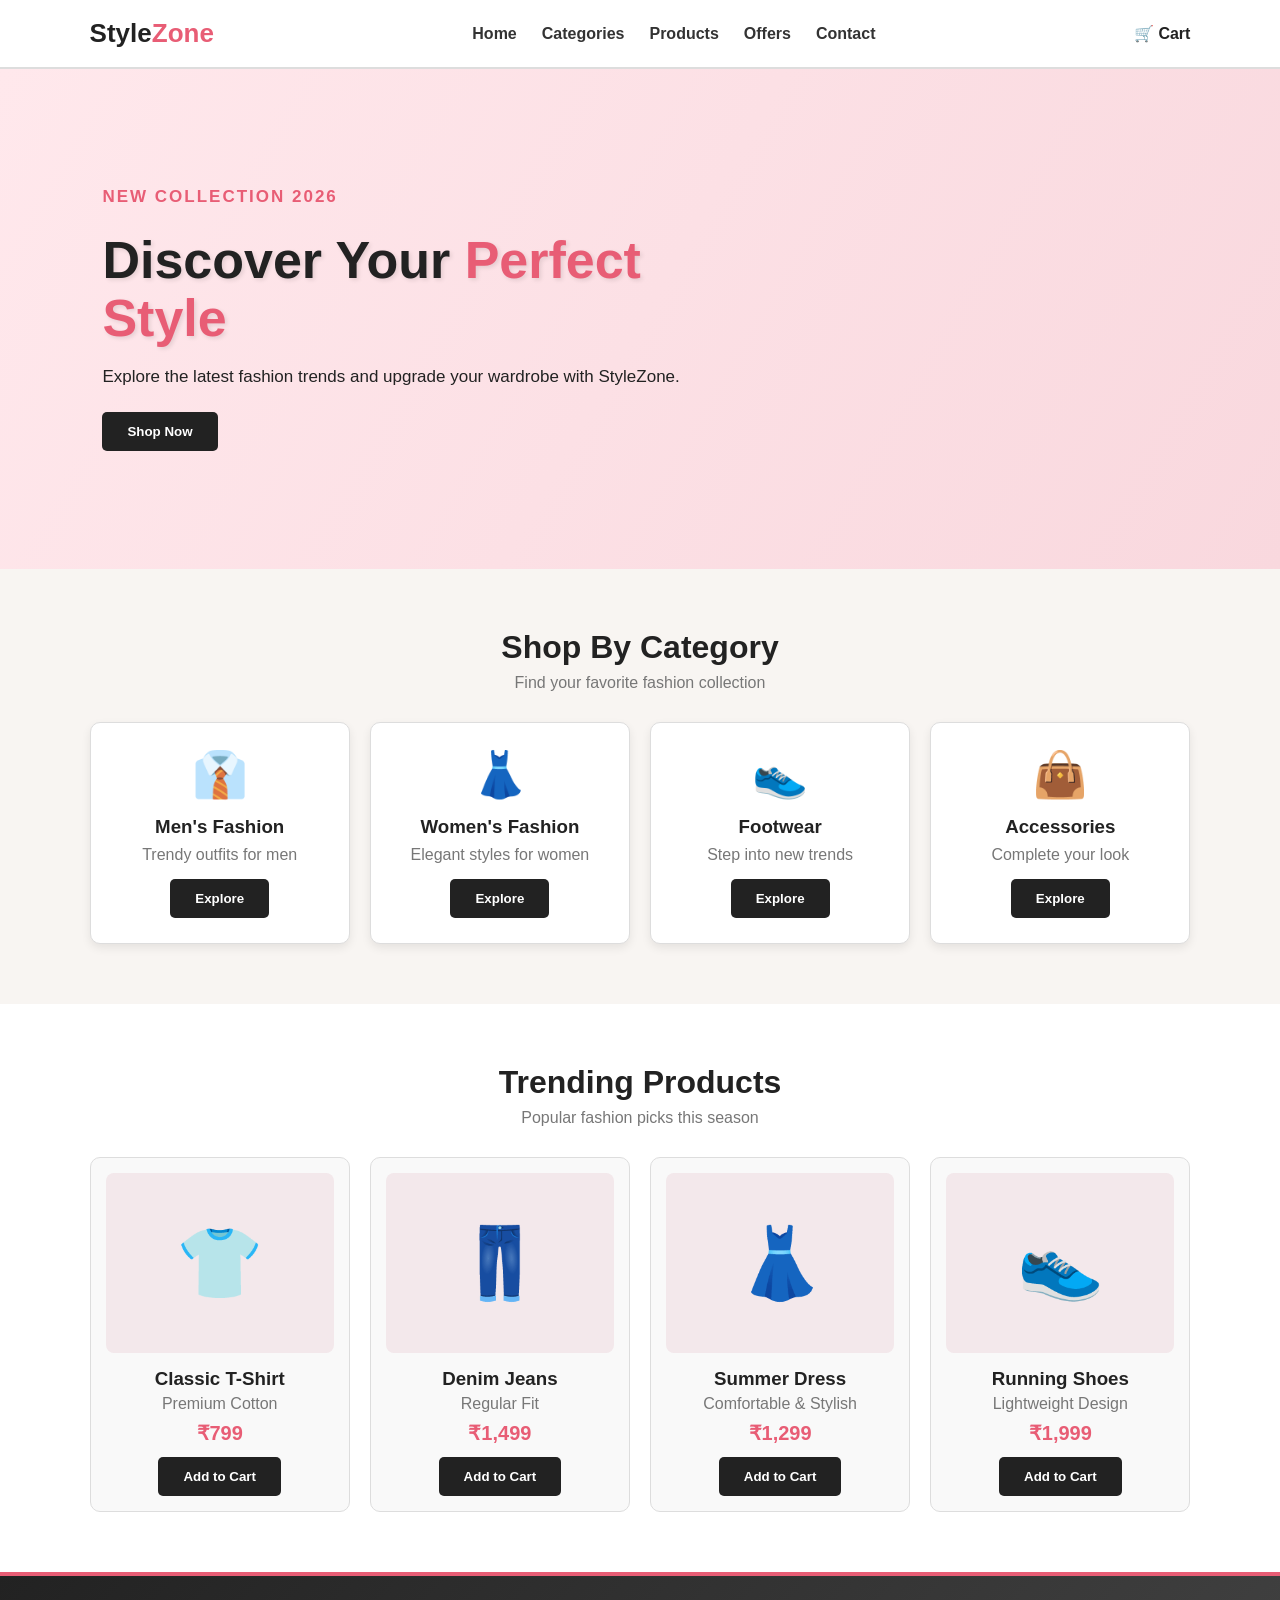
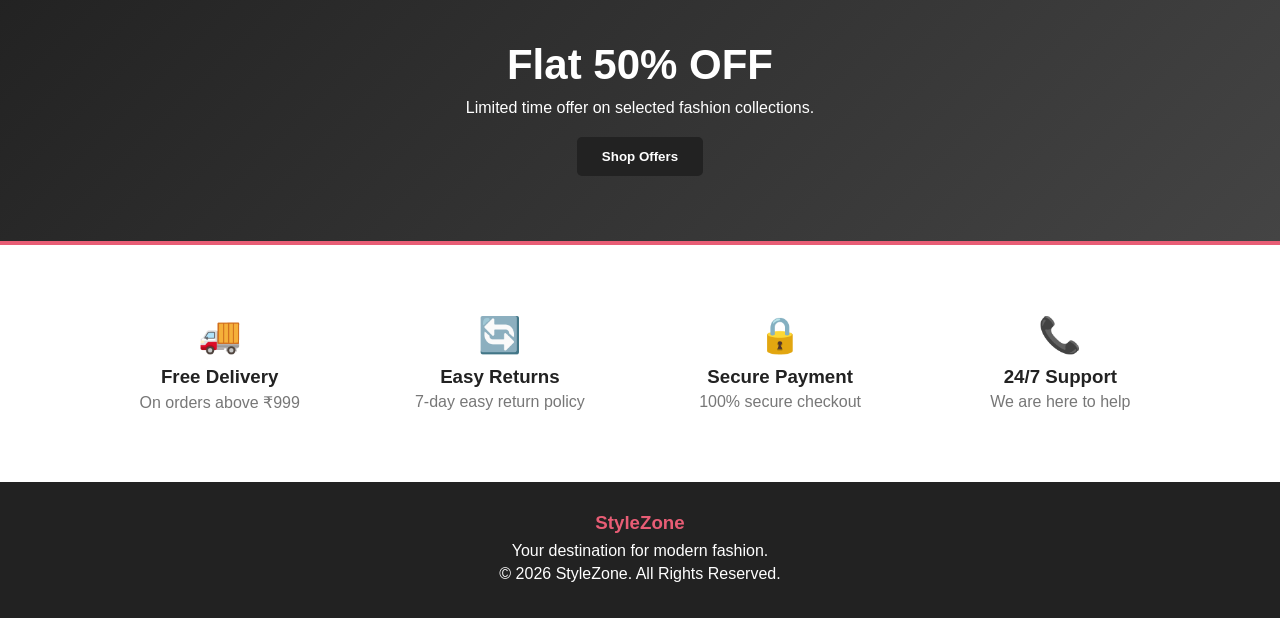
<file: index.html>
<!DOCTYPE html>
<html lang="en">
<head>
    <meta charset="UTF-8">
    <meta name="viewport" content="width=device-width, initial-scale=1.0">
    <title>StyleZone - Fashion Store</title>
    <link rel="stylesheet" href="style.css">
</head>
<body>

    <header>
        <div class="logo">Style<span>Zone</span></div>
        <nav>
            <a href="#home">Home</a>
            <a href="#categories">Categories</a>
            <a href="#products">Products</a>
            <a href="#offer">Offers</a>
            <a href="#contact">Contact</a>
        </nav>
        <div class="cart">🛒 Cart</div>
    </header>

    <main>

        <!-- Hero Section -->
        <section class="hero" id="home">
            <div class="hero-content">
                <p class="small-text">NEW COLLECTION 2026</p>
                <h1>Discover Your <span>Perfect Style</span></h1>
                <p>
                    Explore the latest fashion trends and upgrade
                    your wardrobe with StyleZone.
                </p>
                <button>Shop Now</button>
            </div>
        </section>

        <!-- Categories -->
        <section class="categories" id="categories">
            <h2>Shop By Category</h2>
            <p class="section-text">Find your favorite fashion collection</p>

            <div class="category-container">

                <div class="category-card">
                    <div class="category-icon">👔</div>
                    <h3>Men's Fashion</h3>
                    <p>Trendy outfits for men</p>
                    <button>Explore</button>
                </div>

                <div class="category-card">
                    <div class="category-icon">👗</div>
                    <h3>Women's Fashion</h3>
                    <p>Elegant styles for women</p>
                    <button>Explore</button>
                </div>

                <div class="category-card">
                    <div class="category-icon">👟</div>
                    <h3>Footwear</h3>
                    <p>Step into new trends</p>
                    <button>Explore</button>
                </div>

                <div class="category-card">
                    <div class="category-icon">👜</div>
                    <h3>Accessories</h3>
                    <p>Complete your look</p>
                    <button>Explore</button>
                </div>

            </div>
        </section>

        <!-- Products -->
        <section class="products" id="products">
            <h2>Trending Products</h2>
            <p class="section-text">Popular fashion picks this season</p>

            <div class="product-container">

                <div class="product-card">
                    <div class="product-image">👕</div>
                    <h3>Classic T-Shirt</h3>
                    <p>Premium Cotton</p>
                    <strong>₹799</strong>
                    <button>Add to Cart</button>
                </div>

                <div class="product-card">
                    <div class="product-image">👖</div>
                    <h3>Denim Jeans</h3>
                    <p>Regular Fit</p>
                    <strong>₹1,499</strong>
                    <button>Add to Cart</button>
                </div>

                <div class="product-card">
                    <div class="product-image">👗</div>
                    <h3>Summer Dress</h3>
                    <p>Comfortable & Stylish</p>
                    <strong>₹1,299</strong>
                    <button>Add to Cart</button>
                </div>

                <div class="product-card">
                    <div class="product-image">👟</div>
                    <h3>Running Shoes</h3>
                    <p>Lightweight Design</p>
                    <strong>₹1,999</strong>
                    <button>Add to Cart</button>
                </div>

            </div>
        </section>

        <!-- Offer -->
        <section class="offer" id="offer">
            <h2>Flat 50% OFF</h2>
            <p>Limited time offer on selected fashion collections.</p>
            <button>Shop Offers</button>
        </section>

        <!-- Features -->
        <section class="features">
            <div class="feature">
                <div>🚚</div>
                <h3>Free Delivery</h3>
                <p>On orders above ₹999</p>
            </div>

            <div class="feature">
                <div>🔄</div>
                <h3>Easy Returns</h3>
                <p>7-day easy return policy</p>
            </div>

            <div class="feature">
                <div>🔒</div>
                <h3>Secure Payment</h3>
                <p>100% secure checkout</p>
            </div>

            <div class="feature">
                <div>📞</div>
                <h3>24/7 Support</h3>
                <p>We are here to help</p>
            </div>
        </section>

    </main>

    <footer id="contact">
        <h3>StyleZone</h3>
        <p>Your destination for modern fashion.</p>
        <p>© 2026 StyleZone. All Rights Reserved.</p>
    </footer>

</body>
</html>
</file>
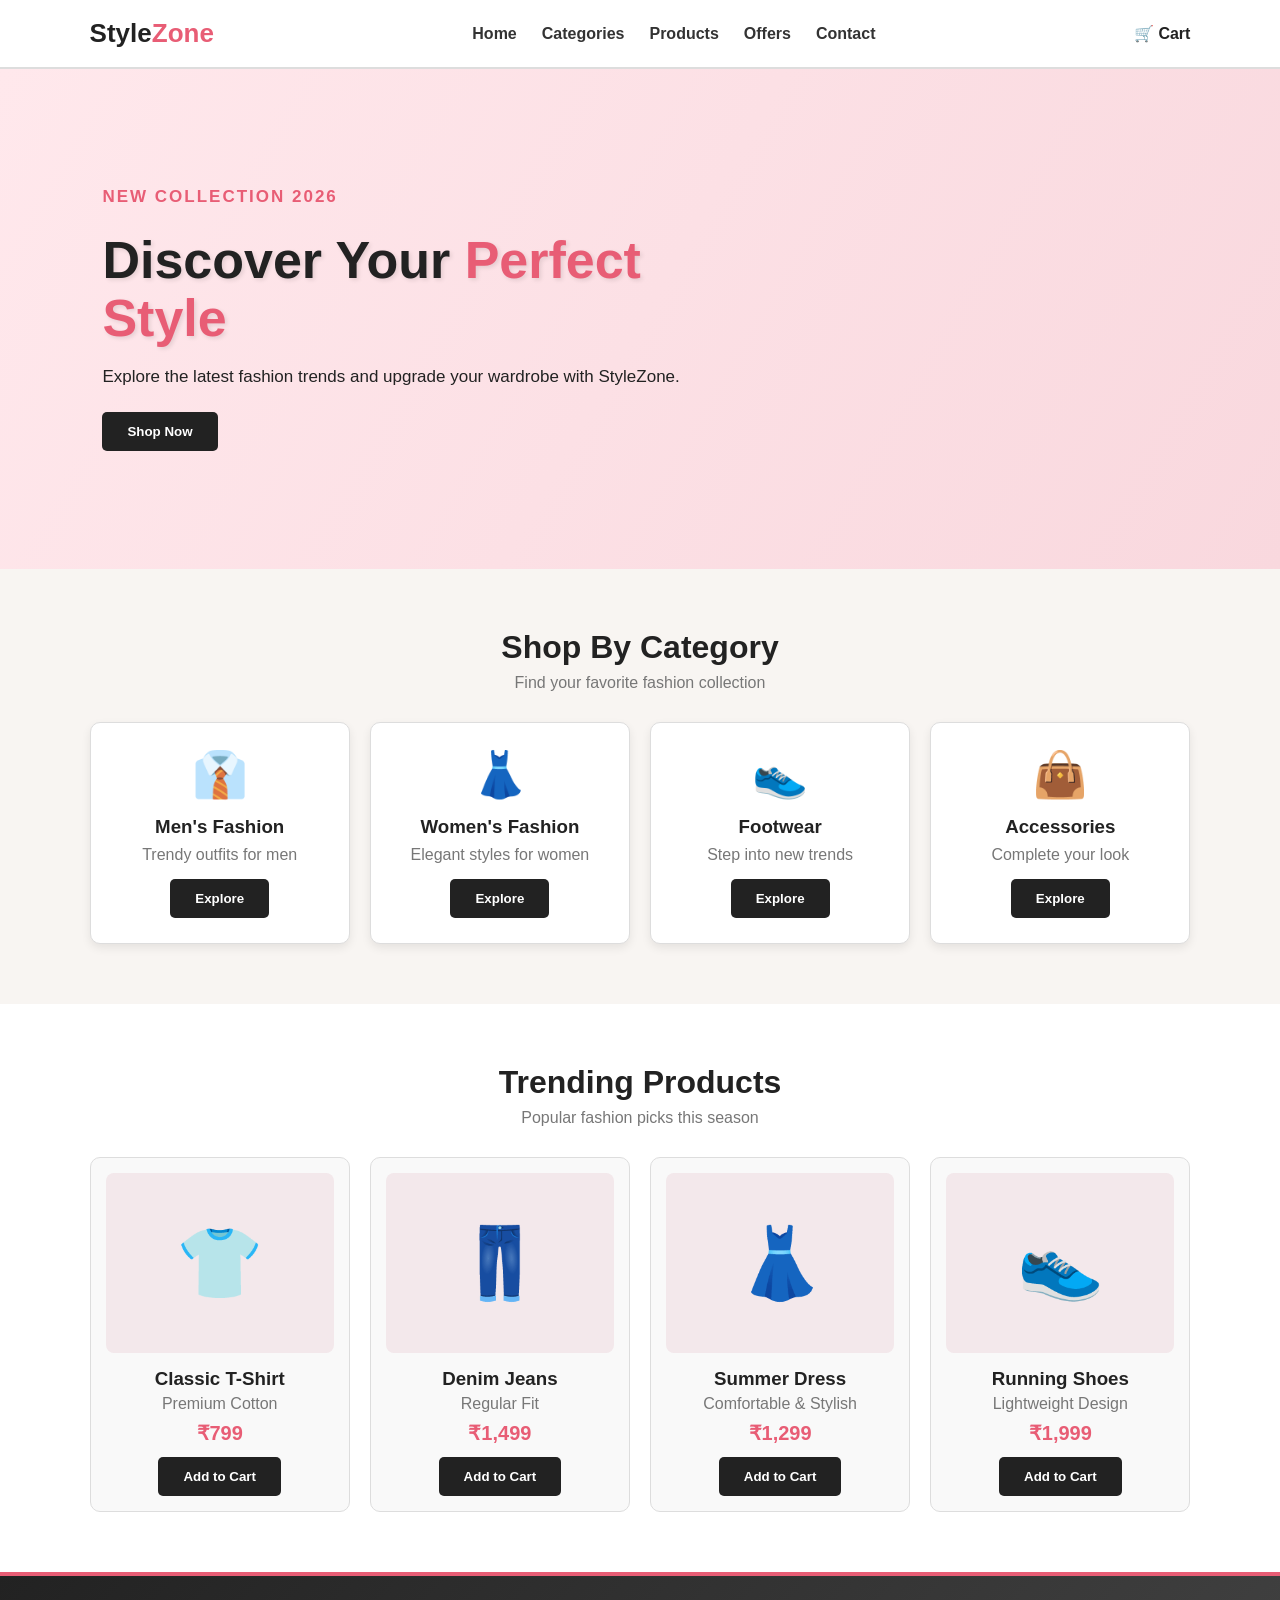
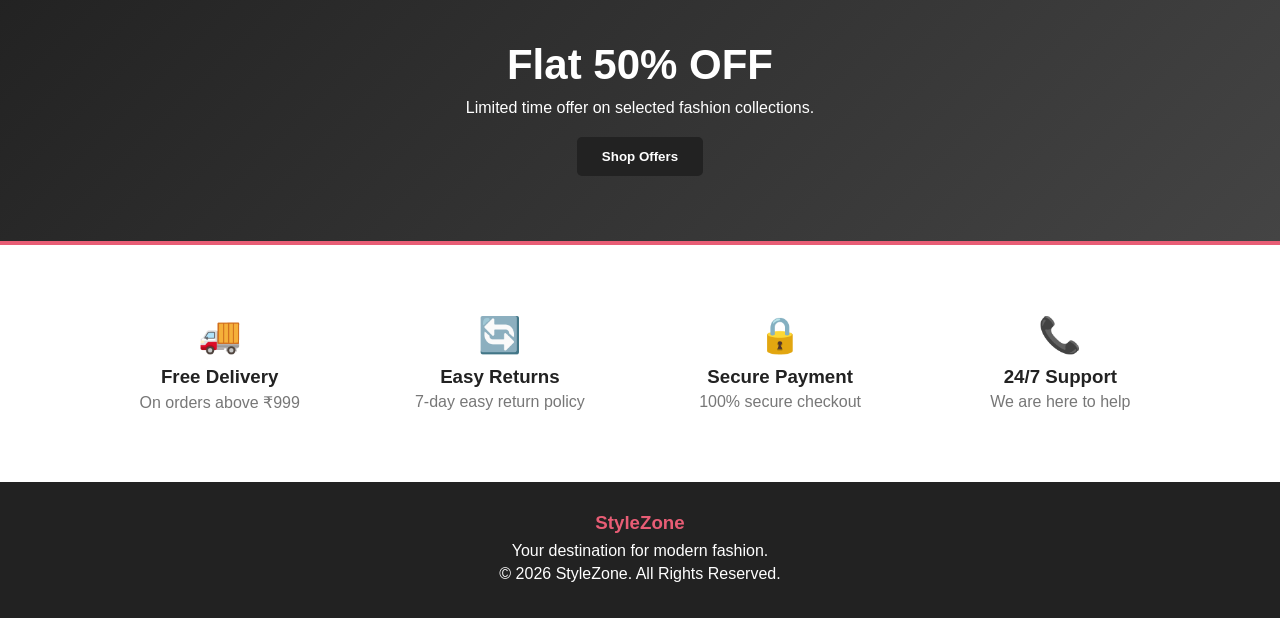
<file: fashion.html>
<!DOCTYPE html>
<html lang="en">
<head>
    <meta charset="UTF-8">
    <meta name="viewport" content="width=device-width, initial-scale=1.0">
    <title>StyleZone - Fashion Store</title>
    <link rel="stylesheet" href="fashion.css">
</head>
<body>

    <header>
        <div class="logo">Style<span>Zone</span></div>
        <nav>
            <a href="#home">Home</a>
            <a href="#categories">Categories</a>
            <a href="#products">Products</a>
            <a href="#offer">Offers</a>
            <a href="#contact">Contact</a>
        </nav>
        <div class="cart">🛒 Cart</div>
    </header>

    <main>

        <!-- Hero Section -->
        <section class="hero" id="home">
            <div class="hero-content">
                <p class="small-text">NEW COLLECTION 2026</p>
                <h1>Discover Your <span>Perfect Style</span></h1>
                <p>
                    Explore the latest fashion trends and upgrade
                    your wardrobe with StyleZone.
                </p>
                <button>Shop Now</button>
            </div>
        </section>

        <!-- Categories -->
        <section class="categories" id="categories">
            <h2>Shop By Category</h2>
            <p class="section-text">Find your favorite fashion collection</p>

            <div class="category-container">

                <div class="category-card">
                    <div class="category-icon">👔</div>
                    <h3>Men's Fashion</h3>
                    <p>Trendy outfits for men</p>
                    <button>Explore</button>
                </div>

                <div class="category-card">
                    <div class="category-icon">👗</div>
                    <h3>Women's Fashion</h3>
                    <p>Elegant styles for women</p>
                    <button>Explore</button>
                </div>

                <div class="category-card">
                    <div class="category-icon">👟</div>
                    <h3>Footwear</h3>
                    <p>Step into new trends</p>
                    <button>Explore</button>
                </div>

                <div class="category-card">
                    <div class="category-icon">👜</div>
                    <h3>Accessories</h3>
                    <p>Complete your look</p>
                    <button>Explore</button>
                </div>

            </div>
        </section>

        <!-- Products -->
        <section class="products" id="products">
            <h2>Trending Products</h2>
            <p class="section-text">Popular fashion picks this season</p>

            <div class="product-container">

                <div class="product-card">
                    <div class="product-image">👕</div>
                    <h3>Classic T-Shirt</h3>
                    <p>Premium Cotton</p>
                    <strong>₹799</strong>
                    <button>Add to Cart</button>
                </div>

                <div class="product-card">
                    <div class="product-image">👖</div>
                    <h3>Denim Jeans</h3>
                    <p>Regular Fit</p>
                    <strong>₹1,499</strong>
                    <button>Add to Cart</button>
                </div>

                <div class="product-card">
                    <div class="product-image">👗</div>
                    <h3>Summer Dress</h3>
                    <p>Comfortable & Stylish</p>
                    <strong>₹1,299</strong>
                    <button>Add to Cart</button>
                </div>

                <div class="product-card">
                    <div class="product-image">👟</div>
                    <h3>Running Shoes</h3>
                    <p>Lightweight Design</p>
                    <strong>₹1,999</strong>
                    <button>Add to Cart</button>
                </div>

            </div>
        </section>

        <!-- Offer -->
        <section class="offer" id="offer">
            <h2>Flat 50% OFF</h2>
            <p>Limited time offer on selected fashion collections.</p>
            <button>Shop Offers</button>
        </section>

        <!-- Features -->
        <section class="features">
            <div class="feature">
                <div>🚚</div>
                <h3>Free Delivery</h3>
                <p>On orders above ₹999</p>
            </div>

            <div class="feature">
                <div>🔄</div>
                <h3>Easy Returns</h3>
                <p>7-day easy return policy</p>
            </div>

            <div class="feature">
                <div>🔒</div>
                <h3>Secure Payment</h3>
                <p>100% secure checkout</p>
            </div>

            <div class="feature">
                <div>📞</div>
                <h3>24/7 Support</h3>
                <p>We are here to help</p>
            </div>
        </section>

    </main>

    <footer id="contact">
        <h3>StyleZone</h3>
        <p>Your destination for modern fashion.</p>
        <p>© 2026 StyleZone. All Rights Reserved.</p>
    </footer>

</body>
</html>
</file>
<file: style.css>
* {
    margin: 0;
    padding: 0;
    box-sizing: border-box;
}

body {
    font-family: Arial, sans-serif;
    background: #f8f5f2;
    color: #222;
}

header {
    background: white;
    border-bottom: 2px solid #ddd;
    display: flex;
    align-items: center;
    justify-content: space-between;
    padding: 18px 7%;
    position: sticky;
    top: 0;
    z-index: 100;
}

.logo {
    font-size: 26px;
    font-weight: bold;
}

.logo span {
    color: #e85d75;
}

nav {
    display: flex;
    gap: 25px;
}

nav a {
    color: #333;
    text-decoration: none;
    font-weight: bold;
    transition: 0.3s;
}

nav a:hover {
    color: #e85d75;
}

.cart {
    font-weight: bold;
}

/* Hero Section */
.hero {
    min-height: 500px;
    background: linear-gradient(120deg, #ffe8ec, #f9d8de);
    display: flex;
    align-items: center;
    padding: 60px 8%;
    overflow: hidden;
}

.hero-content {
    max-width: 600px;
    animation: slideIn 1s ease;
}

.small-text {
    color: #e85d75;
    font-weight: bold;
    letter-spacing: 2px;
    margin-bottom: 15px;
}

.hero h1 {
    font-size: 52px;
    line-height: 1.1;
    margin-bottom: 20px;
    text-shadow: 2px 2px 4px rgba(0,0,0,0.1);
}

.hero h1 span {
    color: #e85d75;
}

.hero p {
    margin-bottom: 25px;
    font-size: 17px;
}

button {
    background: #222;
    color: white;
    border: none;
    padding: 12px 25px;
    border-radius: 5px;
    cursor: pointer;
    font-weight: bold;
    transition: 0.3s;
}

button:hover {
    background: #e85d75;
    transform: scale(1.05);
}

/* Categories */
.categories,
.products {
    padding: 60px 7%;
    text-align: center;
}

.categories h2,
.products h2 {
    font-size: 32px;
    margin-bottom: 8px;
}

.section-text {
    color: #777;
    margin-bottom: 30px;
}

.category-container {
    display: grid;
    grid-template-columns: repeat(4, 1fr);
    gap: 20px;
}

.category-card {
    background: white;
    padding: 25px 15px;
    border: 1px solid #ddd;
    border-radius: 10px;
    box-shadow: 0 4px 10px rgba(0,0,0,0.08);
    transition: 0.3s;
}

.category-card:hover {
    transform: translateY(-8px);
    border-color: #e85d75;
}

.category-icon {
    font-size: 45px;
    margin-bottom: 15px;
}

.category-card h3 {
    margin-bottom: 8px;
}

.category-card p {
    color: #777;
    margin-bottom: 15px;
}

/* Products */
.products {
    background: #fff;
}

.product-container {
    display: grid;
    grid-template-columns: repeat(4, 1fr);
    gap: 20px;
}

.product-card {
    background: #f9f9f9;
    padding: 15px;
    border: 1px solid #ddd;
    border-radius: 10px;
    transition: 0.3s;
}

.product-card:hover {
    transform: translateY(-8px);
    box-shadow: 0 8px 20px rgba(0,0,0,0.12);
}

.product-image {
    height: 180px;
    background: #f3e8eb;
    display: flex;
    align-items: center;
    justify-content: center;
    font-size: 70px;
    border-radius: 8px;
    margin-bottom: 15px;
}

.product-card h3 {
    margin-bottom: 5px;
}

.product-card p {
    color: #777;
    margin-bottom: 8px;
}

.product-card strong {
    display: block;
    color: #e85d75;
    font-size: 20px;
    margin-bottom: 12px;
}

/* Offer */
.offer {
    background: linear-gradient(135deg, #222, #444);
    color: white;
    text-align: center;
    padding: 65px 20px;
    border-top: 4px solid #e85d75;
    border-bottom: 4px solid #e85d75;
}

.offer h2 {
    font-size: 42px;
    margin-bottom: 10px;
    animation: pulse 2s infinite;
}

.offer p {
    margin-bottom: 20px;
}

/* Features */
.features {
    display: grid;
    grid-template-columns: repeat(4, 1fr);
    gap: 20px;
    padding: 50px 7%;
    background: #fff;
    text-align: center;
}

.feature {
    padding: 20px;
}

.feature div {
    font-size: 35px;
    margin-bottom: 10px;
}

.feature h3 {
    margin-bottom: 5px;
}

.feature p {
    color: #777;
}

/* Footer */
footer {
    background: #222;
    color: white;
    text-align: center;
    padding: 30px;
}

footer h3 {
    color: #e85d75;
    margin-bottom: 8px;
}

footer p {
    margin-bottom: 5px;
}

/* Animations */
@keyframes slideIn {
    from {
        opacity: 0;
        transform: translateX(-60px);
    }
    to {
        opacity: 1;
        transform: translateX(0);
    }
}

@keyframes pulse {
    0%, 100% {
        transform: scale(1);
    }
    50% {
        transform: scale(1.08);
    }
}

/* Responsive Design */
@media (max-width: 900px) {
    header {
        flex-direction: column;
        gap: 15px;
    }

    .category-container,
    .product-container,
    .features {
        grid-template-columns: repeat(2, 1fr);
    }

    .hero h1 {
        font-size: 42px;
    }
}

@media (max-width: 600px) {
    nav {
        flex-wrap: wrap;
        justify-content: center;
        gap: 12px;
    }

    .category-container,
    .product-container,
    .features {
        grid-template-columns: 1fr;
    }

    .hero {
        min-height: 400px;
        padding: 40px 6%;
    }

    .hero h1 {
        font-size: 34px;
    }

    .categories,
    .products {
        padding: 40px 5%;
    }
}
</file>
<file: fashion.css>
* {
    margin: 0;
    padding: 0;
    box-sizing: border-box;
}

body {
    font-family: Arial, sans-serif;
    background: #f8f5f2;
    color: #222;
}

header {
    background: white;
    border-bottom: 2px solid #ddd;
    display: flex;
    align-items: center;
    justify-content: space-between;
    padding: 18px 7%;
    position: sticky;
    top: 0;
    z-index: 100;
}

.logo {
    font-size: 26px;
    font-weight: bold;
}

.logo span {
    color: #e85d75;
}

nav {
    display: flex;
    gap: 25px;
}

nav a {
    color: #333;
    text-decoration: none;
    font-weight: bold;
    transition: 0.3s;
}

nav a:hover {
    color: #e85d75;
}

.cart {
    font-weight: bold;
}

/* Hero Section */
.hero {
    min-height: 500px;
    background: linear-gradient(120deg, #ffe8ec, #f9d8de);
    display: flex;
    align-items: center;
    padding: 60px 8%;
    overflow: hidden;
}

.hero-content {
    max-width: 600px;
    animation: slideIn 1s ease;
}

.small-text {
    color: #e85d75;
    font-weight: bold;
    letter-spacing: 2px;
    margin-bottom: 15px;
}

.hero h1 {
    font-size: 52px;
    line-height: 1.1;
    margin-bottom: 20px;
    text-shadow: 2px 2px 4px rgba(0,0,0,0.1);
}

.hero h1 span {
    color: #e85d75;
}

.hero p {
    margin-bottom: 25px;
    font-size: 17px;
}

button {
    background: #222;
    color: white;
    border: none;
    padding: 12px 25px;
    border-radius: 5px;
    cursor: pointer;
    font-weight: bold;
    transition: 0.3s;
}

button:hover {
    background: #e85d75;
    transform: scale(1.05);
}

/* Categories */
.categories,
.products {
    padding: 60px 7%;
    text-align: center;
}

.categories h2,
.products h2 {
    font-size: 32px;
    margin-bottom: 8px;
}

.section-text {
    color: #777;
    margin-bottom: 30px;
}

.category-container {
    display: grid;
    grid-template-columns: repeat(4, 1fr);
    gap: 20px;
}

.category-card {
    background: white;
    padding: 25px 15px;
    border: 1px solid #ddd;
    border-radius: 10px;
    box-shadow: 0 4px 10px rgba(0,0,0,0.08);
    transition: 0.3s;
}

.category-card:hover {
    transform: translateY(-8px);
    border-color: #e85d75;
}

.category-icon {
    font-size: 45px;
    margin-bottom: 15px;
}

.category-card h3 {
    margin-bottom: 8px;
}

.category-card p {
    color: #777;
    margin-bottom: 15px;
}

/* Products */
.products {
    background: #fff;
}

.product-container {
    display: grid;
    grid-template-columns: repeat(4, 1fr);
    gap: 20px;
}

.product-card {
    background: #f9f9f9;
    padding: 15px;
    border: 1px solid #ddd;
    border-radius: 10px;
    transition: 0.3s;
}

.product-card:hover {
    transform: translateY(-8px);
    box-shadow: 0 8px 20px rgba(0,0,0,0.12);
}

.product-image {
    height: 180px;
    background: #f3e8eb;
    display: flex;
    align-items: center;
    justify-content: center;
    font-size: 70px;
    border-radius: 8px;
    margin-bottom: 15px;
}

.product-card h3 {
    margin-bottom: 5px;
}

.product-card p {
    color: #777;
    margin-bottom: 8px;
}

.product-card strong {
    display: block;
    color: #e85d75;
    font-size: 20px;
    margin-bottom: 12px;
}

/* Offer */
.offer {
    background: linear-gradient(135deg, #222, #444);
    color: white;
    text-align: center;
    padding: 65px 20px;
    border-top: 4px solid #e85d75;
    border-bottom: 4px solid #e85d75;
}

.offer h2 {
    font-size: 42px;
    margin-bottom: 10px;
    animation: pulse 2s infinite;
}

.offer p {
    margin-bottom: 20px;
}

/* Features */
.features {
    display: grid;
    grid-template-columns: repeat(4, 1fr);
    gap: 20px;
    padding: 50px 7%;
    background: #fff;
    text-align: center;
}

.feature {
    padding: 20px;
}

.feature div {
    font-size: 35px;
    margin-bottom: 10px;
}

.feature h3 {
    margin-bottom: 5px;
}

.feature p {
    color: #777;
}

/* Footer */
footer {
    background: #222;
    color: white;
    text-align: center;
    padding: 30px;
}

footer h3 {
    color: #e85d75;
    margin-bottom: 8px;
}

footer p {
    margin-bottom: 5px;
}

/* Animations */
@keyframes slideIn {
    from {
        opacity: 0;
        transform: translateX(-60px);
    }
    to {
        opacity: 1;
        transform: translateX(0);
    }
}

@keyframes pulse {
    0%, 100% {
        transform: scale(1);
    }
    50% {
        transform: scale(1.08);
    }
}

/* Responsive Design */
@media (max-width: 900px) {
    header {
        flex-direction: column;
        gap: 15px;
    }

    .category-container,
    .product-container,
    .features {
        grid-template-columns: repeat(2, 1fr);
    }

    .hero h1 {
        font-size: 42px;
    }
}

@media (max-width: 600px) {
    nav {
        flex-wrap: wrap;
        justify-content: center;
        gap: 12px;
    }

    .category-container,
    .product-container,
    .features {
        grid-template-columns: 1fr;
    }

    .hero {
        min-height: 400px;
        padding: 40px 6%;
    }

    .hero h1 {
        font-size: 34px;
    }

    .categories,
    .products {
        padding: 40px 5%;
    }
}
</file>
